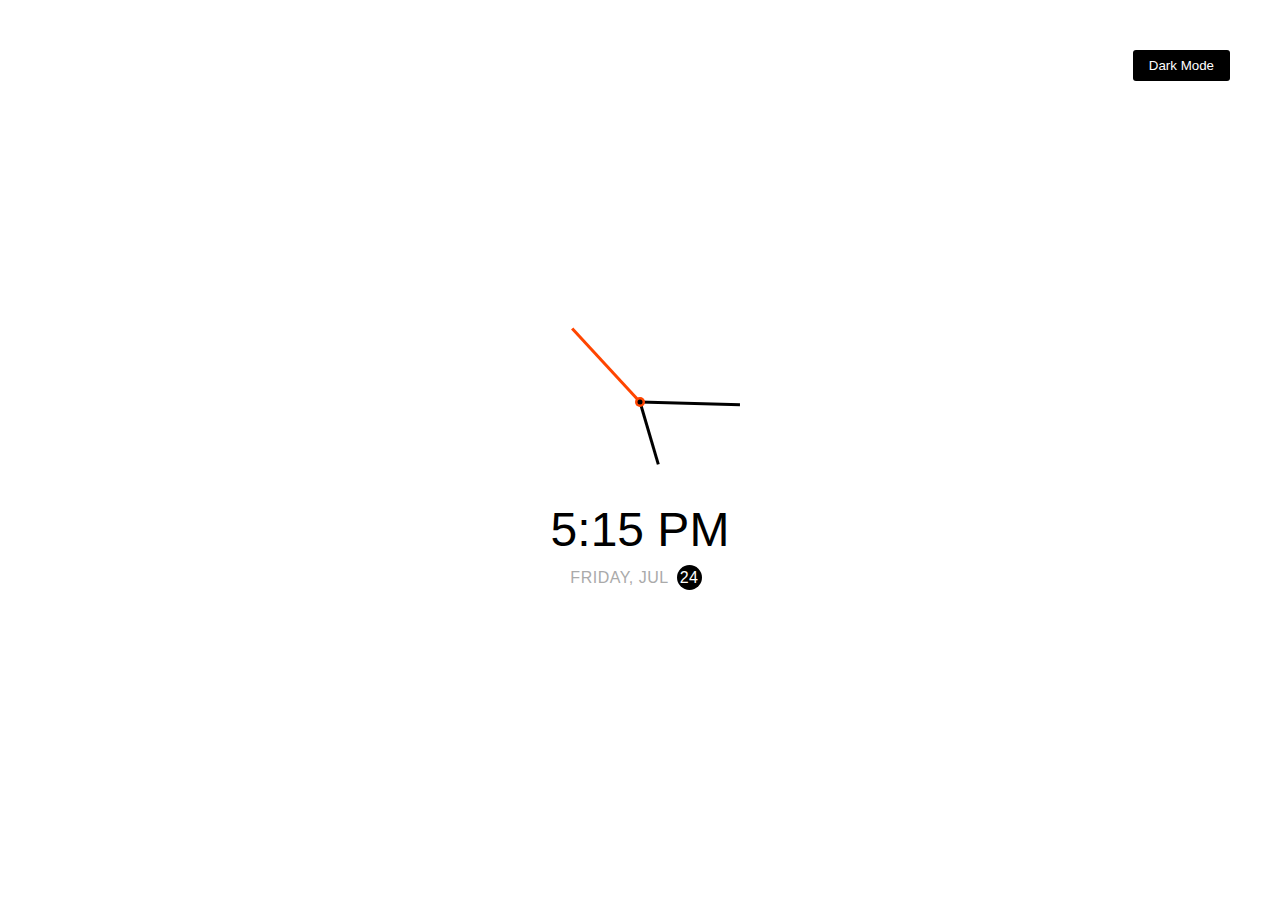
<file: analog-clock/index.html>
<!DOCTYPE html>
<html lang="en">
	<head>
		<meta charset="UTF-8" />
		<meta http-equiv="X-UA-Compatible" content="IE=edge" />
		<meta
			name="viewport"
			content="width=device-width, initial-scale=1.0"
		/>
		<title>Clock</title>
		<link rel="stylesheet" href="style.css" />
	</head>
	<body>
		<button class="toggle">Dark Mode</button>
		<div class="clock-container">
			<div class="clock">
				<div class="needle hour"></div>
				<div class="needle minute"></div>
				<div class="needle second"></div>
				<div class="center-point"></div>
			</div>
			<div class="time">12:00</div>
			<div class="date"></div>
		</div>
		<figure class="quote-container">
			<blockquote cite="" id="quote" class="quote"></blockquote>
			<figcaption id="quoteAuthor" class="quoteAuthor"></figcaption>
		</figure>
		<script src="script.js"></script>
	</body>
</html>
</file>
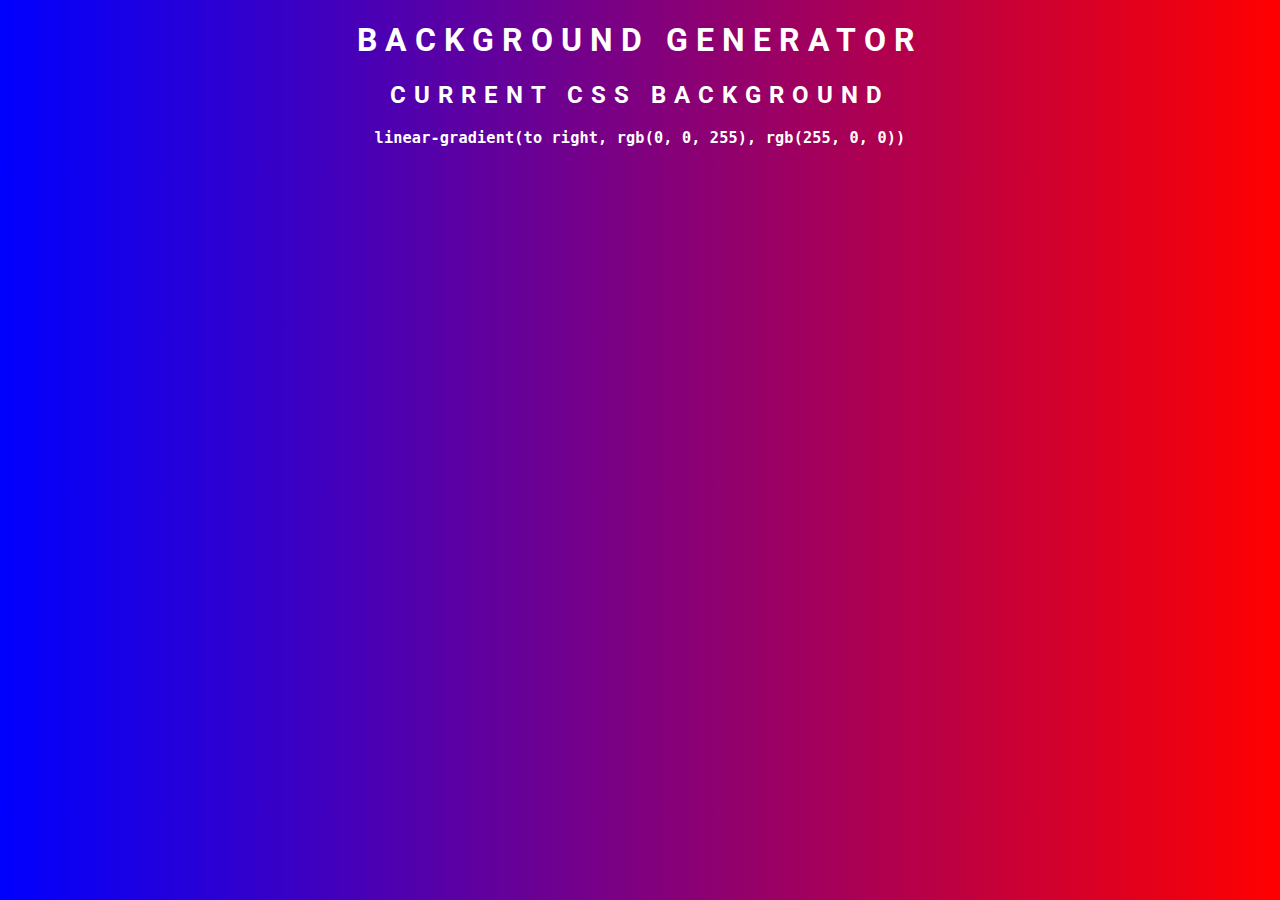
<file: background-generator/index.html>
<!DOCTYPE html>
<html>
<head>
	<meta charset="utf-8">
	<title>Gradient Background</title>
	<!-- <link rel="stylesheet" href="https://cdnjs.cloudflare.com/ajax/libs/milligram/1.4.1/milligram.min.css" integrity="sha512-xiunq9hpKsIcz42zt0o2vCo34xV0j6Ny8hgEylN3XBglZDtTZ2nwnqF/Z/TTCc18sGdvCjbFInNd++6q3J0N6g==" crossorigin="anonymous" referrerpolicy="no-referrer" /> -->
	<link rel="stylesheet" type="text/css" href="styles.css">
</head>
<body id="body">
	<h1>Background Generator</h1>
	<h2>Current CSS Background</h2>
	<code><h3>linear-gradient(to right, rgb(0, 0, 255), rgb(255, 0, 0))</h3></code>

</body>
<script type="text/javascript" src="script.js"></script>
</html>
</file>
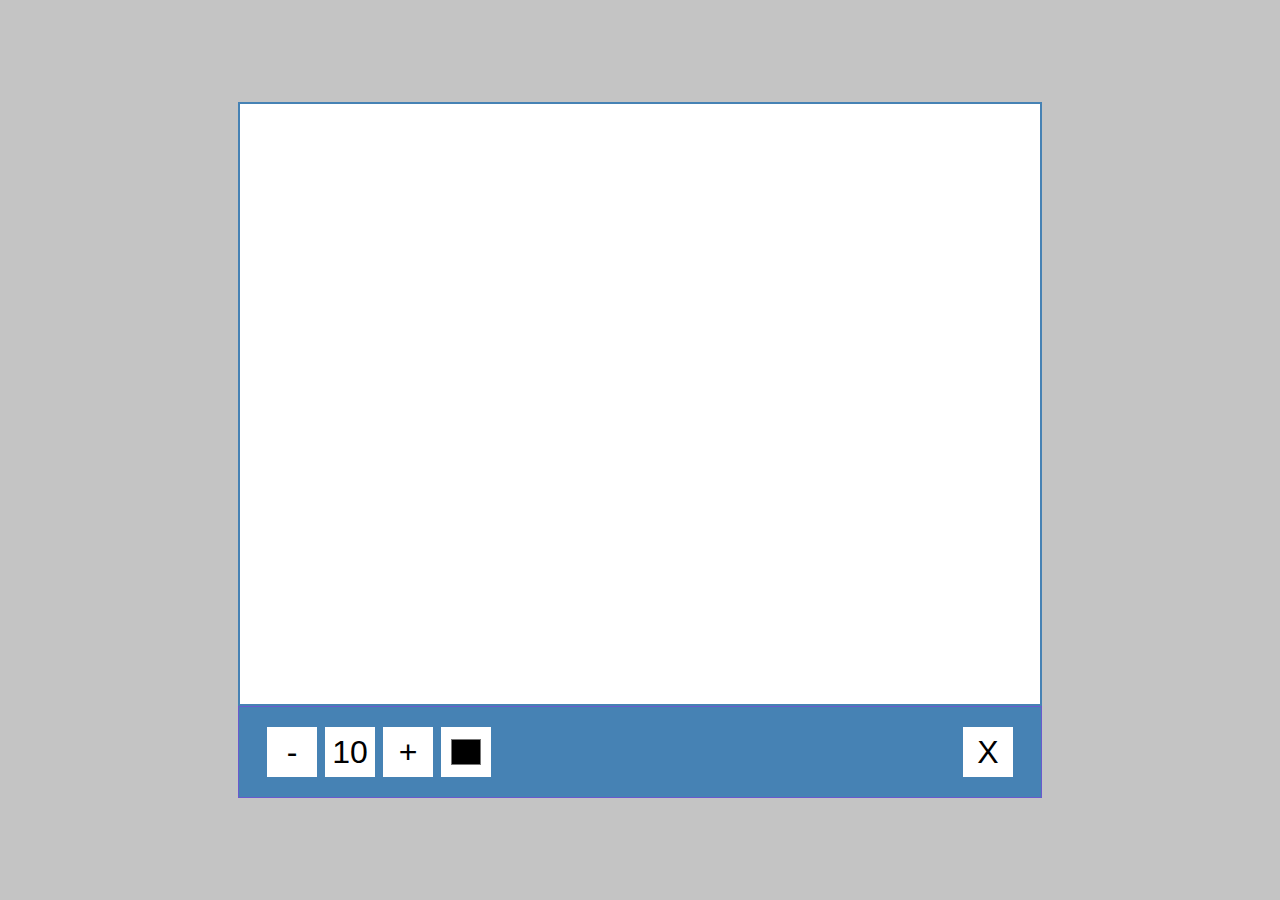
<file: drawing/index.html>
<!DOCTYPE html>
<html lang="en">
	<head>
		<meta charset="UTF-8" />
		<meta http-equiv="X-UA-Compatible" content="IE=edge" />
		<meta
			name="viewport"
			content="width=device-width, initial-scale=1.0"
		/>
		<title>Drawing</title>
		<link rel="stylesheet" href="style.css" />
	</head>
	<body>
		<canvas id="canvas" width="800" height="600"> </canvas>
		<div class="toolbox">
			<button id="decrease">-</button>
			<span id="size">10</span>
			<button id="increase">+</button>
			<input type="color" name="" id="color" />
			<button id="clear">X</button>
		</div>
		<script src="script.js"></script>
	</body>
</html>
</file>
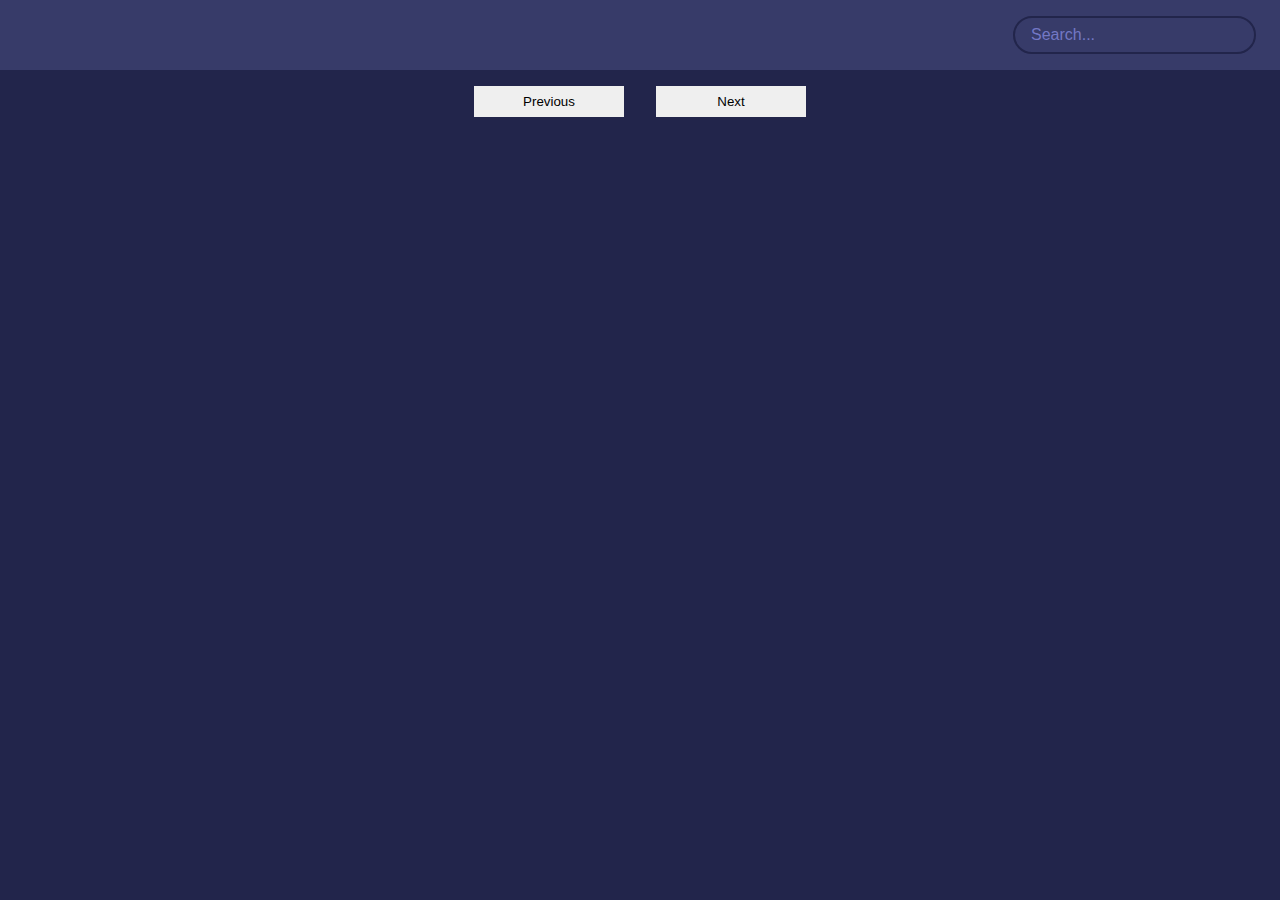
<file: movie/index.html>
<!DOCTYPE html>
<html lang="en">
	<head>
		<meta charset="UTF-8" />
		<meta http-equiv="X-UA-Compatible" content="IE=edge" />
		<meta
			name="viewport"
			content="width=device-width, initial-scale=1.0"
		/>
		<title>Movies</title>
		<link rel="stylesheet" href="style.css" />
	</head>
	<body>
		<header>
			<form id="form">
				<input
					type="text"
					id="search"
					class="search"
					placeholder="Search..."
				/>
			</form>
		</header>
		<main id="main"></main>
		<footer id="footer">
			<button class="btn" id="prev">Previous</button>
			<button class="btn" id="next">Next</button>
		</footer>
		<script src="script.js"></script>
	</body>
</html>
</file>
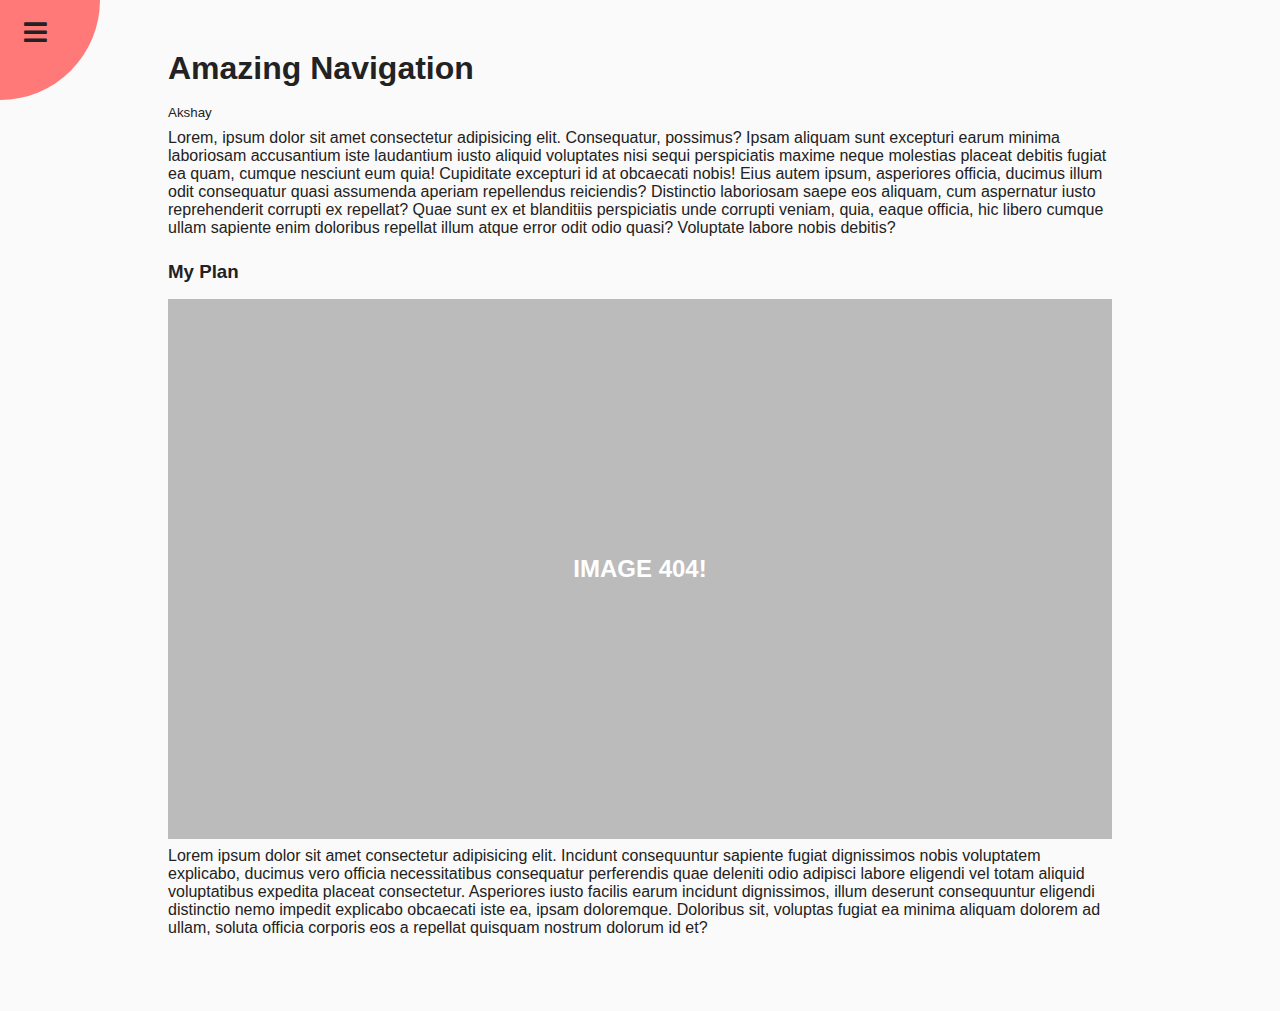
<file: unique-navigation/index.html>
<!DOCTYPE html>
<html lang="en">
	<head>
		<meta charset="UTF-8" />
		<meta http-equiv="X-UA-Compatible" content="IE=edge" />
		<meta
			name="viewport"
			content="width=device-width, initial-scale=1.0"
		/>
		<title>Rotating Nav</title>
		<link rel="stylesheet" href="style.css" />
		<link
			rel="stylesheet"
			href="../common/fontawesome-free-5.15.3-web/css/all.css"

		/>
		<script src="../common/fontawesome-free-5.15.3-web/attribution.js"></script>
	</head>
	<body>
		<div class="container">
			<div class="container__circle">
				<div class="circle">
					<a id="close"> <i class="fas fa-times"></i> </a>
					<a id="open"> <i class="fas fa-bars"></i> </a>
				</div>
			</div>
			<div class="container__content">
				<h1>Amazing Navigation</h1>
				<small>Akshay</small>
				<p>
					Lorem, ipsum dolor sit amet consectetur adipisicing
					elit. Consequatur, possimus? Ipsam aliquam sunt
					excepturi earum minima laboriosam accusantium iste
					laudantium iusto aliquid voluptates nisi sequi
					perspiciatis maxime neque molestias placeat debitis
					fugiat ea quam, cumque nesciunt eum quia! Cupiditate
					excepturi id at obcaecati nobis! Eius autem ipsum,
					asperiores officia, ducimus illum odit consequatur
					quasi assumenda aperiam repellendus reiciendis?
					Distinctio laboriosam saepe eos aliquam, cum aspernatur
					iusto reprehenderit corrupti ex repellat? Quae sunt ex
					et blanditiis perspiciatis unde corrupti veniam, quia,
					eaque officia, hic libero cumque ullam sapiente enim
					doloribus repellat illum atque error odit odio quasi?
					Voluptate labore nobis debitis?
				</p>
				<h3>My Plan</h3>
				<div class="img">
					<h2>image 404!</h2>
				</div>
				<p>
					Lorem ipsum dolor sit amet consectetur adipisicing
					elit. Incidunt consequuntur sapiente fugiat dignissimos
					nobis voluptatem explicabo, ducimus vero officia
					necessitatibus consequatur perferendis quae deleniti
					odio adipisci labore eligendi vel totam aliquid
					voluptatibus expedita placeat consectetur. Asperiores
					iusto facilis earum incidunt dignissimos, illum
					deserunt consequuntur eligendi distinctio nemo impedit
					explicabo obcaecati iste ea, ipsam doloremque.
					Doloribus sit, voluptas fugiat ea minima aliquam
					dolorem ad ullam, soluta officia corporis eos a
					repellat quisquam nostrum dolorum id et?
				</p>
			</div>
		</div>
		<nav>
			<ul>
				<li>
					<a href="#"><i class="fas fa-home"></i> Home</a>
				</li>
				<li>
					<a href="#"><i class="fas fa-user-alt"></i> About</a>
				</li>
				<li>
					<a href="#"><i class="fas fa-envelope"></i> Contact</a>
				</li>
			</ul>
		</nav>
		<script src="script.js"></script>
	</body>
</html>
</file>
<file: analog-clock/style.css>
:root {
	--primary-color: #000;
	--secondary-color: #fff;
}
html.dark {
	--primary-color: #fff;
	--secondary-color: #333;
	background-color: #111;
	color: var(--primary-color);
}
* {
	padding: 0;
	margin: 0;
	box-sizing: border-box;
}
html {
	transition: 0.5s ease-in;
}
body {
	font-family: 'Poppins', sans-serif;
	font-weight: 300;
	width: 100%;
	height: 100vh;
	display: flex;
	justify-content: center;
	align-items: center;
}
.toggle {
	background-color: var(--primary-color);
	color: var(--secondary-color);
	border: 0;
	border-radius: 3px;
	padding: 0.5rem 1rem;
	position: absolute;
	top: 50px;
	right: 50px;
	cursor: pointer;
}
.toogle:focus {
	outline: none;
}
.clock-container {
	display: flex;
	flex-direction: column;
	justify-content: space-between;
	align-items: center;
}
.clock {
	position: relative;
	width: 200px;
	height: 200px;
}
.needle {
	background-color: var(--primary-color);
	position: absolute;
	top: 50%;
	left: 50%;
	height: 65px;
	width: 3px;
	transform-origin: bottom center;
	/* transition: 0.5s ease-in; */
}
.needle.hour {
	transform: translate(-50%, -100%) rotate(0deg);
}
.needle.minute {
	transform: translate(-50%, -100%) rotate(0deg);
	height: 100px;
}
.needle.second {
	transform: translate(-50%, -100%) rotate(0deg);
	height: 100px;
	background-color: orangered;
	/* background-color: #e74c3c; */
}
.center-point {
	background-color: orangered;
	/* background-color: #e74c3c; */
	width: 10px;
	height: 10px;
	position: absolute;
	top: 50%;
	left: 50%;
	border-radius: 50%;
	transform: translate(-50%, -50%);
}

.center-point::after {
	content: '';
	background-color: var(--primary-color);
	width: 5px;
	height: 5px;
	position: absolute;
	top: 50%;
	left: 50%;
	border-radius: 50%;
	transform: translate(-50%, -50%);
}
.time {
	font-size: 3rem;
}
.date {
	position: relative;
	color: #aaa;
	font-size: 1rem;
	letter-spacing: 0.5px;
	text-transform: uppercase;
	display: flex;
	justify-content: center;
	align-items: center;
	margin: 0.5rem 0;
}
.date .circle {
	background-color: var(--primary-color);
	color: var(--secondary-color);
	border-radius: 50px;
	width: 25px;
	height: 25px;
	display: inline-flex;
	justify-content: center;
	align-items: center;
	margin: 0 0.5rem;
	transition: 0.5s ease-in;
}
.quote-container {
	position: absolute;
	bottom: 0;
	left: 0;
	width: 100%;
	text-align: center;
	transition: 0.3s;
	margin-bottom: 1rem;
}
.quote-container:hover {
	transform: translateY(-0.5rem);
}
.quote {
	color: var(--primary-color);
	display: inline-block;
	font-size: 1.1rem;
}
.quoteAuthor {
	color: var(--primary-color);
	display: inline-block;
	font-size: 0.8rem;
}
</file>
<file: background-generator/styles.css>
@import url('https://fonts.googleapis.com/css2?family=Roboto&display=swap');

body{
	color: rgb(255, 255, 255);
	font-family: 'Roboto', sans-serif;
	text-align: center;
	text-transform: uppercase;
	letter-spacing: 0.5rem;
	background: linear-gradient(to right,blue,red);
	top: 15%;
}
h1{
	text-align: center;
	text-transform: uppercase;
	letter-spacing: 0.5rem;
	width: 100%;
}

h3{
	text-align: center;
	text-transform: lowercase;
	letter-spacing: 0.01rem;
}
</file>
<file: drawing/style.css>
* {
	padding: 0;
	margin: 0;
	box-sizing: border-box;
}
body {
	background-color: #c4c4c4;
	font-family: 'Poppins', sans-serif;
	font-weight: 300;
	width: 100%;
	height: 100vh;
	display: flex;
	flex-direction: column;
	justify-content: center;
	align-items: center;
}
canvas {
	border: 2px solid steelblue;
	background-color: #fff;
}
.toolbox {
	background-color: steelblue;
	border: 1px solid slateblue;
	display: flex;
	width: 804px;
	padding: 1rem 1.5rem;
}
.toolbox > * {
	background-color: #fff;
	border: none;
	padding: 0.5rem;
	display: inline-flex;
	align-items: center;
	justify-content: center;
	font-size: 2rem;
	height: 50px;
	width: 50px;
	margin: 0.25rem;
}
.toolbox > *:last-child {
	margin-left: auto;
}
</file>
<file: movie/style.css>
:root {
	--primary-color: #22254b;
	--secondary-color: #373b69;
}
* {
	padding: 0;
	margin: 0;
	box-sizing: border-box;
	font-family: 'Poppins', sans-serif;
}
body {
	font-weight: 300;
	background-color: var(--primary-color);
}
header {
	padding: 1rem 1.5rem;
	display: flex;
	justify-content: flex-end;
	align-items: center;
	background-color: var(--secondary-color);
}
.search {
	background-color: transparent;
	border: 2px solid var(--primary-color);
	/* border: 2px solid #fff; */
	border-radius: 50px;
	font-size: 1rem;
	padding: 0.5rem 1rem;
	color: #fff;
}
.search::placeholder {
	color: #7378c5;
}
.search:focus {
	outline: none;
	background-color: var(--primary-color);
}
main {
	display: flex;
	flex-wrap: wrap;
	max-width: 1140px;
	margin: 0 auto;
}
.movie {
	width: 19%;
	margin: 0.5%;
	background-color: var(--secondary-color);
	box-shadow: 0 4px 5px rgba(0, 0, 0, 0.2);
	position: relative;
	overflow: hidden;
	border-radius: 3px;
}
.movie img {
	width: 100%;
}
.movie-info {
	color: #eee;
	padding: 1rem 0.5rem;
	letter-spacing: 0.5px;
	display: flex;
	align-items: center;
	justify-content: space-between;
}
.rate {
	position: absolute;
	top: 5px;
	right: 5px;
	padding: 0.25rem 0.5rem;
	border-radius: 3px;
	font-weight: bold;
	background-color: var(--primary-color);
}
.rate.green {
	color: green;
}
.rate.red {
	color: red;
}
.rate.orange {
	color: orange;
}
.rate.yellow {
	color: yellow;
}
.overview {
	background-color: #fff;
	font-size: 0.8rem;
	padding: 0.5rem;
	position: absolute;
	right: 0;
	bottom: 0;
	left: 0;
	max-height: 100%;
	transform: translateY(101%);
	transition: transform 0.5s;
}
.movie:hover .overview {
	transform: translateY(0);
}
footer {
	padding: 1rem;
	display: flex;
	justify-content: center;
	align-items: center;
}
.btn {
	width: 150px;
	padding: 0.5rem 1rem;
	margin: 0 1rem;
	border: 0;
	transition: 0.2s;
}
.btn:hover {
	color: #eee;
	background-color: var(--secondary-color);
}
.btn.disable {
	cursor: no-drop;
}
.page-no-btn {
	color: #000;
	background-color: #fff;
	padding: 0.4rem 1rem;
	margin: 0 0.5rem;
	text-decoration: none;
	font-weight: 500;
}
.page-no-btn.active {
	font-size: 1.2rem;
	color: #fff;
	background-color: var(--secondary-color);
}
.display-none {
	display: none;
}
</file>
<file: unique-navigation/style.css>
* {
	padding: 0;
	margin: 0;
	box-sizing: border-box;
}
body {
	font-family: 'Poppins', sans-serif;
	background-color: #333;
	color: #222;
	font-weight: 100;
	width: 100%;
	overflow-x: hidden;
}
.container {
	background-color: #fafafa;
	width: 100vw;
	min-height: 100vh;
	padding: 50px;
	transform-origin: top left;
	transition: 0.5s linear;
}
.container.show-nav {
	transform: rotate(-20deg);
	transform-origin: top left;
	transition: 0.5s linear;
}
.container__circle {
	position: fixed;
	top: -100px;
	left: -100px;
}
.circle {
	background-color: #ff7979;
	height: 200px;
	width: 200px;
	border-radius: 50%;
	position: relative;
	transition: transform 0.5s linear;
}
.container.show-nav .circle {
	transform: rotate(-70deg);
	transition: 0.5s linear;
}
.circle a {
	text-decoration: none;
	font-size: 26px;
	position: absolute;
	top: 50%;
	left: 50%;
}
.circle a#open {
	top: 70%;
	left: 70%;
	transform: translate(-70%, -70%);
}
.circle a#close {
	top: 70%;
	left: 33%;
	transform: translate(-33%, -70%);
}
.container__content {
	width: 80%;
	margin: 0 auto;
}
.container__content p {
	font-weight: 300;
	margin-top: 8px;
	margin-bottom: 24px;
}
.img {
	width: 100%;
	height: 60vh;
	background-color: #bbb;
	display: flex;
	justify-content: center;
	align-items: center;
	color: #fff;
	text-transform: uppercase;
}
h1,
h3 {
	margin-bottom: 16px;
}
.container.show-nav + nav li {
	transform: translateX(0);
	transition-delay: 0.3s;
}
nav {
	position: fixed;
	bottom: 40px;
	left: 0;
	z-index: 100;
}
nav ul {
	list-style: none;
}
nav ul li {
	text-transform: capitalize;
	transform: translateX(-100%);
	transition: transform 0.4s ease-in;
}
nav a {
	color: #fff;
	font-size: 24px;
	text-decoration: none;
	display: inline-block;
	padding: 8px 16px;
	transition: 0.2s;
}
nav a:hover {
	color: #ff7979;
}
</file>
